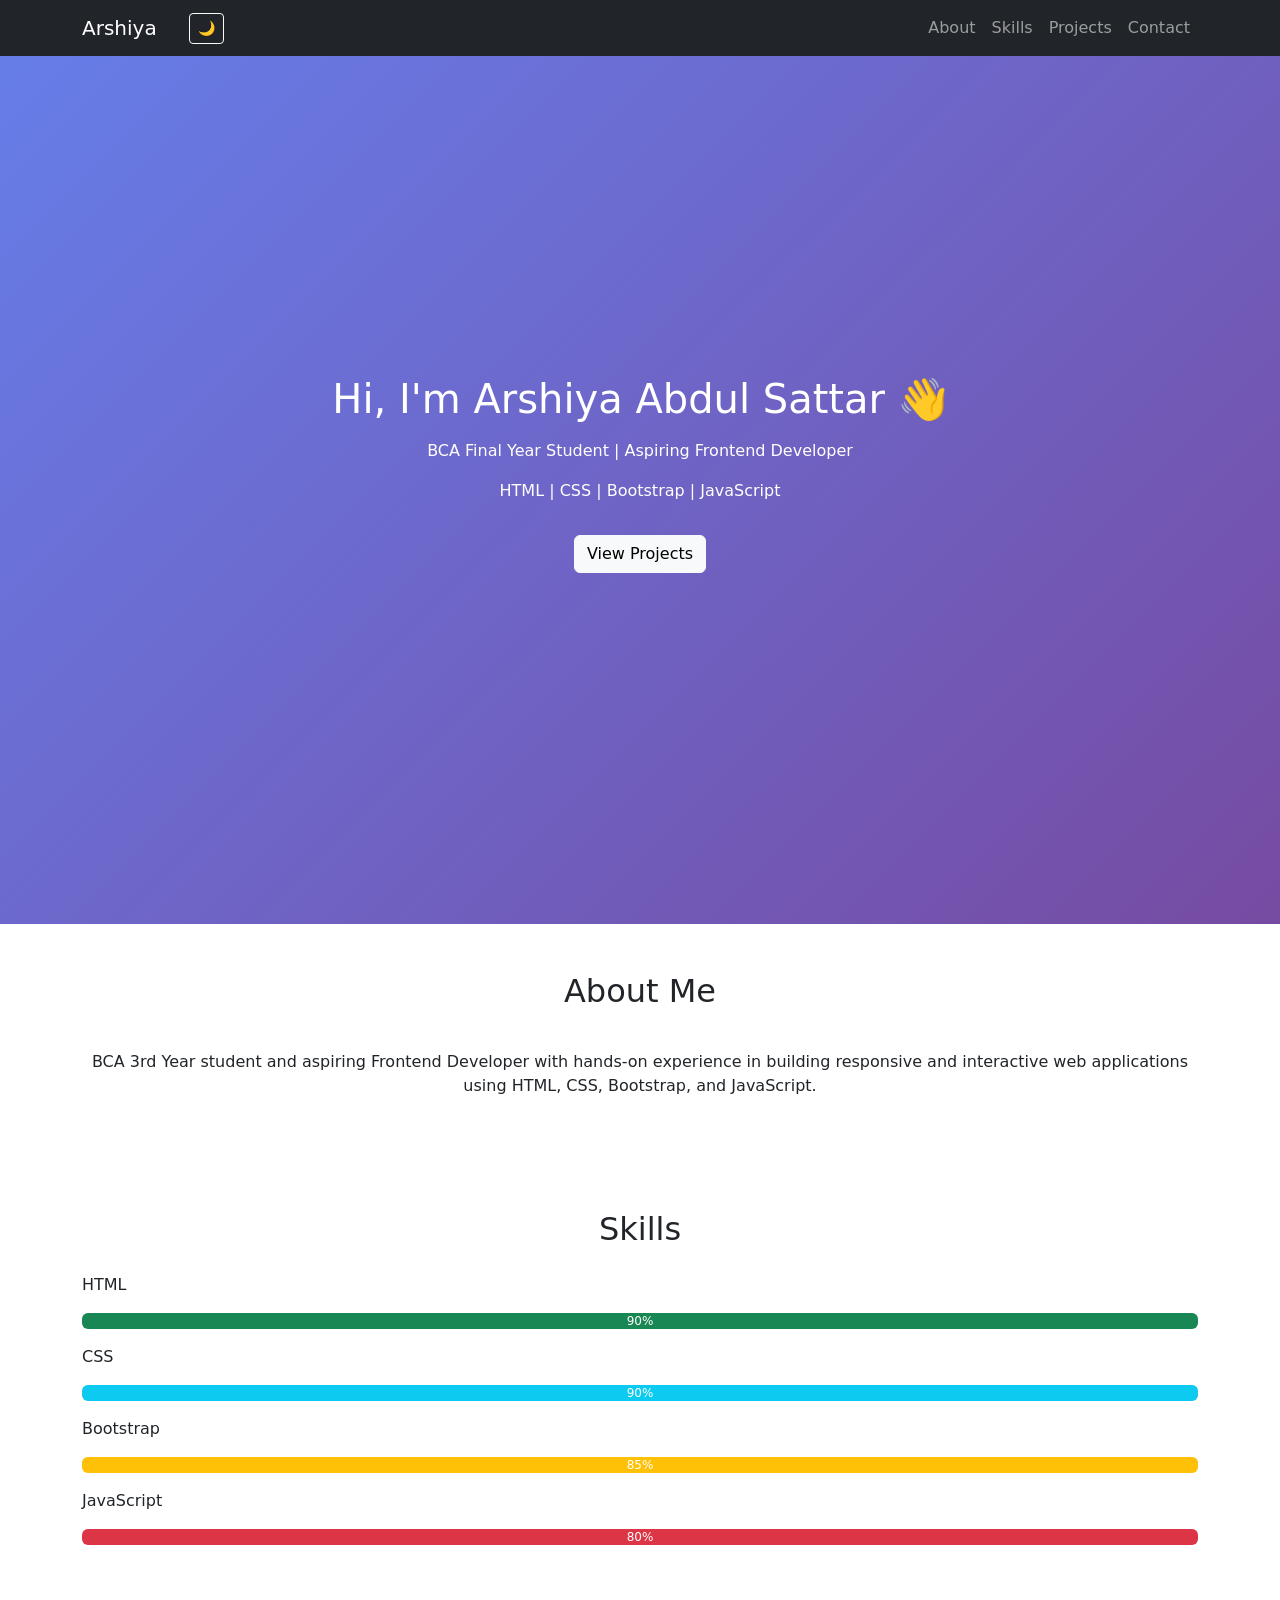
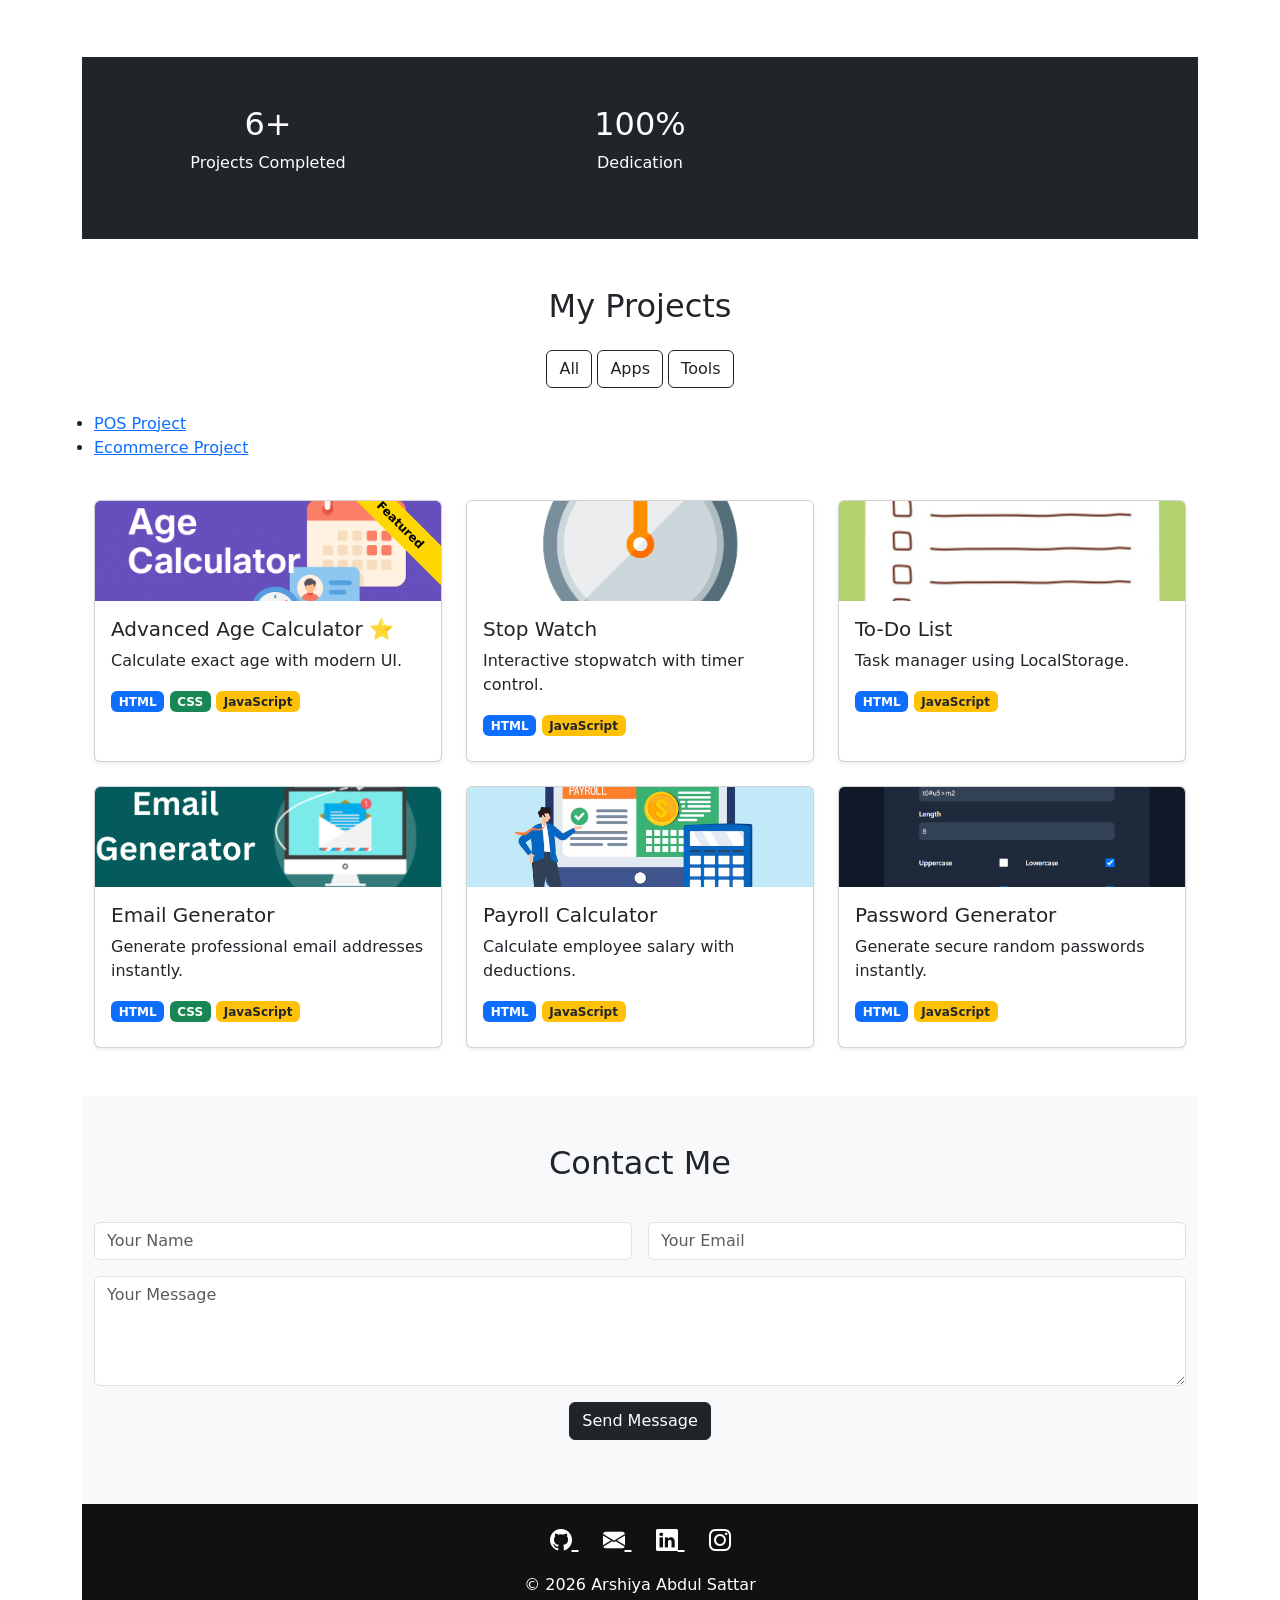
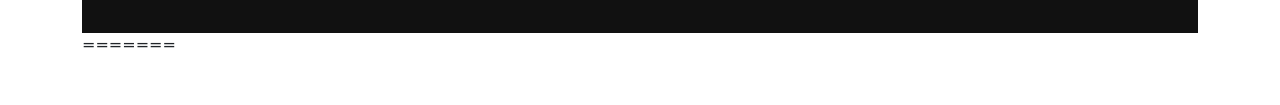
<file: index.html>
<<<<<<< HEAD
<!DOCTYPE html>
<html lang="en">
<head>
<meta charset="UTF-8">
<meta name="viewport" content="width=device-width, initial-scale=1.0">
<title>Arshiya Abdul Sattar |</title>
<link rel="stylesheet" href="./style.css">
<link href="https://cdn.jsdelivr.net/npm/bootstrap@5.3.3/dist/css/bootstrap.min.css" rel="stylesheet">
<link href="https://cdn.jsdelivr.net/npm/bootstrap-icons@1.11.3/font/bootstrap-icons.css" rel="stylesheet">

</head>

<body>

<!-- NAVBAR -->
<nav class="navbar navbar-expand navbar-dark bg-dark fixed-top">
<div class="container">
<a class="navbar-brand" href="#">Arshiya</a>
<button id="themeToggle" class="btn btn-outline-light btn-sm ms-3">🌙</button>
</button>
<div class="collapse navbar-collapse" id="nav">
<ul class="navbar-nav ms-auto">
<li class="nav-item"><a class="nav-link" href="#about">About</a></li>
<li class="nav-item"><a class="nav-link" href="#skills">Skills</a></li>
<li class="nav-item"><a class="nav-link" href="#projects">Projects</a></li>
<li class="nav-item"><a class="nav-link" href="#contact">Contact</a></li>
</ul>
</div>
</div>
</nav>

<!-- HERO -->
<section class="hero">
<div>
<h1>Hi, I'm Arshiya Abdul Sattar 👋</h1>
<p class="mt-3">
BCA Final Year Student | Aspiring Frontend Developer
</p>
<h3 id="typing"></h3>
<p>HTML | CSS | Bootstrap | JavaScript</p>
<a href="#projects" class="btn btn-light mt-3">View Projects</a>
</div>
</section>

<!-- ABOUT -->
<section id="about" class="container py-5">
<h2 class="section-title">About Me</h2>
<p class="text-center">
BCA 3rd Year student and aspiring Frontend Developer with hands-on experience in building responsive and interactive web applications using HTML, CSS, Bootstrap, and JavaScript.
</p>
</section>

<!-- SKILLS -->
<section id="skills" class="container py-5">
<h2 class="text-center mb-4">Skills</h2>

<div class="mb-3">
<p>HTML</p>
<div class="progress">
  <div class="progress-bar bg-success skill-bar"  data-width="90%" style= "width: 100%;">90%</div>
</div>
</div>

<div class="mb-3">
<p>CSS</p>
<div class="progress">
  <div class="progress-bar bg-info skill-bar" data-width="90%" style=" width:100%;">90%</div>
</div>
</div>

<div class="mb-3">
<p>Bootstrap</p>
<div class="progress">
  <div class="progress-bar bg-warning skill-bar" data-width="90%"  style="width: 100%;">85%</div>
</div>
</div>

<div class="mb-3">
<p>JavaScript</p>
<div class="progress">
  <div class="progress-bar bg-danger skill-bar" data-width="90%" style ="width:100%;">80%</div>
</div>
</div>

</section>
<section id="projects" class="container py-5">
   <!-- PROJECT COUNTER SECTION -->
<section class="bg-dark text-white text-center py-5">
<div class="container">
<div class="row">
<div class="col-md-4">
<h2>6+</h2>
<p>Projects Completed</p>
</div>

<div class="col-md-4">
<h2>100%</h2>
<p>Dedication</p>
</div>
</div>
</div>
</section>

<!-- PROJECTS SECTION STARTS HERE -->
<section id="projects" class="container py-5"> 
<h2 class="text-center mb-4">My Projects</h2>

<!-- FILTER BUTTONS -->
<div class="text-center mb-4">
<button class="btn btn-outline-dark filter-btn" data-filter="all">All</button>
<button class="btn btn-outline-dark filter-btn" data-filter="app">Apps</button>
<button class="btn btn-outline-dark filter-btn" data-filter="tool">Tools</button>
</div>

<div class="row g-4" id="projectContainer">
<ul>
    <li><a href="POS/index.html" target="_blank">POS Project</a></li>
    <li><a href="ecommerce/index.html" target="_blank">Ecommerce Project</a></li>
  </ul>
<!-- FEATURED PROJECT -->
<div class="col-lg-4 col-md-6 project-item app">
  <a href="advanced-age.html" target="_blank" class="card-link">
    <div class="card shadow-sm h-100 project-card featured">

      <img src="images/age-calculator-og.jpg"
           class="card-img-top"
           alt="Advanced Age Calculator">

      <div class="card-body">
        <h5 class="card-title">Advanced Age Calculator ⭐</h5>
        <p class="card-text">Calculate exact age with modern UI.</p>

        <div class="mb-2">
          <span class="badge bg-primary">HTML</span>
          <span class="badge bg-success">CSS</span>
          <span class="badge bg-warning text-dark">JavaScript</span>
        </div>
      </div>

    </div>
  </a>
</div>
<!-- STOPWATCH -->
<div class="col-lg-4 col-md-6 project-item tool">
  <a href="stop-watch.html" target="_blank" class="card-link">
    <div class="card shadow-sm h-100 project-card">
      
      <img src="images/stopwatch_PNG5.png" 
           class="card-img-top" 
           alt="Stop Watch">

      <div class="card-body">
        <h5 class="card-title">Stop Watch</h5>
        <p class="card-text">
          Interactive stopwatch with timer control.
        </p>

        <div class="mb-2">
          <span class="badge bg-primary">HTML</span>
          <span class="badge bg-warning text-dark">JavaScript</span>
        </div>

      </div>
    </div>
  </a>
</div>

<!-- TODO APP -->
<div class="col-lg-4 col-md-6 project-item app">
  <a href="to-do-list.html" target="_blank" class="card-link">
    <div class="card shadow-sm h-100 project-card">

      <img src="images/to-do-list-template-decorated-by-jar-with-butterflies-cute-design-of-schedule-daily-planner-or-checklist-hand-drawn-illustration-perfect-for-planning-notes-and-self-organization-vector.jpg"
           class="card-img-top"
           alt="To Do List">

      <div class="card-body">
        <h5 class="card-title">To-Do List</h5>
        <p class="card-text">Task manager using LocalStorage.</p>

        <div class="mb-2">
          <span class="badge bg-primary">HTML</span>
          <span class="badge bg-warning text-dark">JavaScript</span>
        </div>
      </div>

    </div>
  </a>
</div>
<!-- EMAIL GENERATOR -->
<div class="col-lg-4 col-md-6 project-item tool">
  <a href="email-generator.html" target="_blank" class="card-link">
    <div class="card shadow-sm h-100 project-card">

      <img src="images/Email_Generator_851466a7e0.png"
           class="card-img-top"
           alt="Email Generator">

      <div class="card-body">
        <h5 class="card-title">Email Generator</h5>
        <p class="card-text">Generate professional email addresses instantly.</p>

        <div class="mb-2">
          <span class="badge bg-primary">HTML</span>
          <span class="badge bg-success">CSS</span>
          <span class="badge bg-warning text-dark">JavaScript</span>
        </div>
      </div>

    </div>
  </a>
</div>
<!-- PAYROLL CALCULATOR -->
<div class="col-lg-4 col-md-6 project-item tool">
  <a href="payroll-calculator.html" target="_blank" class="card-link">
    <div class="card shadow-sm h-100 project-card">

      <img src="images/flat-illustration-businessman-present-online-payroll-computer-screen-calculator-calculation-salary-automatic-income-payment-accounting-administrative-employee-wages_269730-3762.avif"
           class="card-img-top"
           alt="Payroll Calculator">

      <div class="card-body">
        <h5 class="card-title">Payroll Calculator</h5>
        <p class="card-text">Calculate employee salary with deductions.</p>

        <div class="mb-2">
          <span class="badge bg-primary">HTML</span>
          <span class="badge bg-warning text-dark">JavaScript</span>
        </div>
      </div>

    </div>
  </a>
</div>

<!-- PASSWORD GENERATOR -->
<div class="col-lg-4 col-md-6 project-item tool">
  <a href="password-generator.html" target="_blank" class="card-link">
    <div class="card shadow-sm h-100 project-card">

      <img src="images/202917805-431cf5e0-b6da-4903-9f5c-795bbc8b9598.png"
           class="card-img-top"
           alt="Password Generator">

      <div class="card-body">
        <h5 class="card-title">Password Generator</h5>
        <p class="card-text">Generate secure random passwords instantly.</p>

        <div class="mb-2">
          <span class="badge bg-primary">HTML</span>
          <span class="badge bg-warning text-dark">JavaScript</span>
        </div>
      </div>

    </div>
  </a>
</div>
</section>

<!-- CONTACT -->
<section id="contact" class="bg-light py-5">
<div class="container">
<h2 class="section-title">Contact Me</h2>
<form class="row g-3">
<div class="col-md-6">
<input type="text" class="form-control" placeholder="Your Name">
</div>
<div class="col-md-6">
<input type="email" class="form-control" placeholder="Your Email">
</div>
<div class="col-12">
<textarea class="form-control" rows="4" placeholder="Your Message"></textarea>
</div>
<div class="col-12 text-center">
<button class="btn btn-dark">Send Message</button>
</div>
</form>
</div>
</section>
<div class="modal fade" id="projectModal" tabindex="-1">
  <div class="modal-dialog modal-lg">
    <div class="modal-content">
      <div class="modal-body">
        <img id="modalImage" class="img-fluid">
      </div>
    </div>
  </div>
</div>
<button id="topBtn" style="
position:fixed;
bottom:20px;
right:20px;
display:none;
padding:10px 15px;
border:none;
background:black;
color:white;
border-radius:50%;
">↑</button>


<footer class="text-center">
  <div class="mb-3">
    <a href="https://github.com/arshiyanaaz9970" target="_blank" class="social-icon">
      <i class="bi bi-github"></i>
    </a>

    <a href="mailto:arshiya@gmail.com" class="social-icon">
      <i class="bi bi-envelope-fill"></i>
    </a>

    <a href="https://linkedin.com/in/arshiya" target="_blank" class="social-icon">
      <i class="bi bi-linkedin"></i>
    </a>

    <a href="https://instagram.com/arshiya" target="_blank" class="social-icon">
      <i class="bi bi-instagram"></i>
    </a>
  </div>

  <p>© 2026 Arshiya Abdul Sattar</p>
</footer>
<script src="https://cdn.jsdelivr.net/npm/bootstrap@5.3.3/dist/js/bootstrap.bundle.min.js"></script>
<script src="./script.js"></script>
</body>
=======
</file>
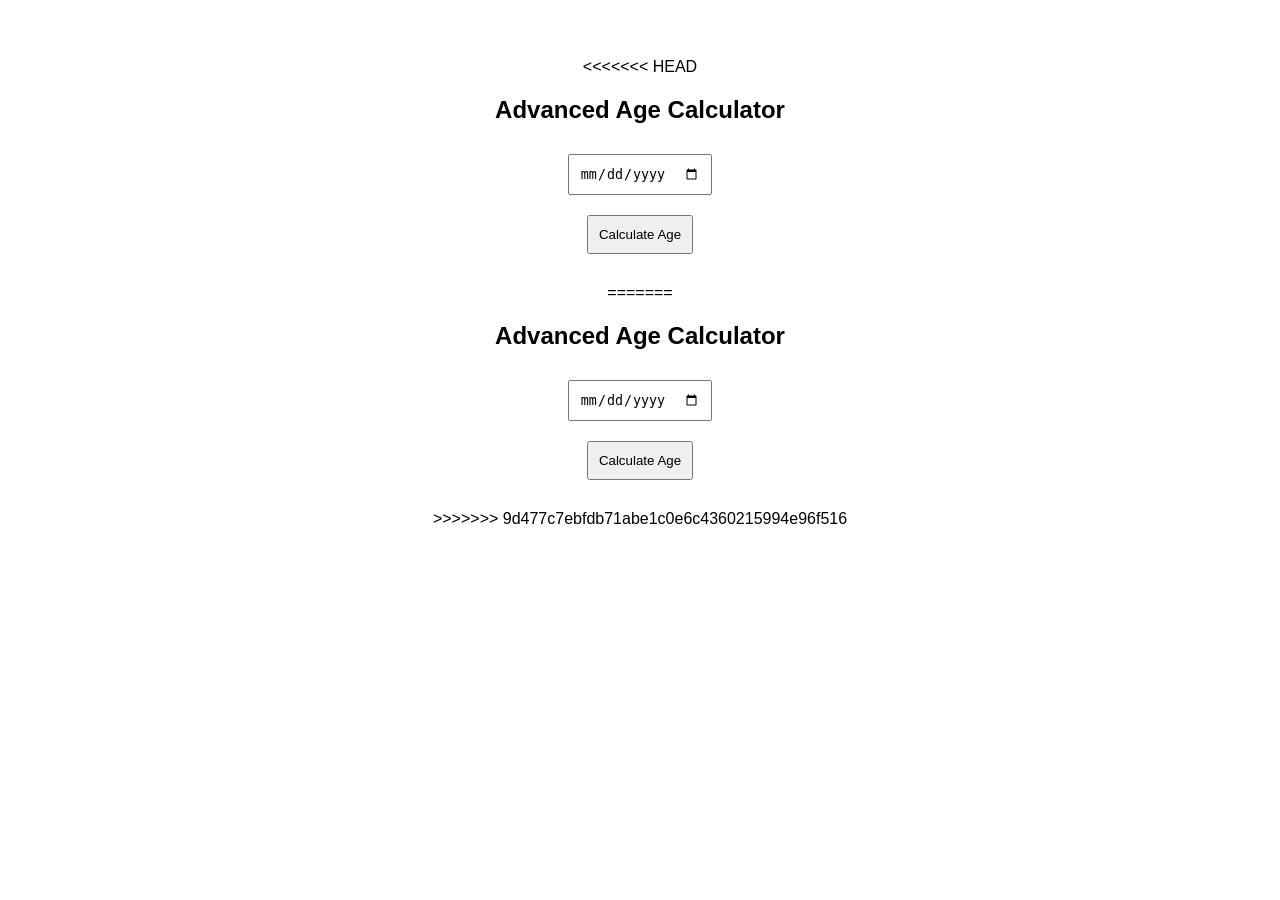
<file: advanced-age.html>
<<<<<<< HEAD
<!DOCTYPE html>
<html>
<head>
<title>Advanced Age Calculator</title>
<style>
body { font-family: Arial; text-align:center; padding:50px; }
input, button { padding:10px; margin:10px; }
.result { font-size:20px; margin-top:20px; }
</style>
</head>
<body>

<h2>Advanced Age Calculator</h2>

<input type="date" id="dob">
<br>
<button onclick="calculateAge()">Calculate Age</button>

<div class="result" id="result"></div>

<script>
function calculateAge() {
    const dob = new Date(document.getElementById("dob").value);
    const today = new Date();

    if (!document.getElementById("dob").value) {
        alert("Please select date");
        return;
    }

    let years = today.getFullYear() - dob.getFullYear();
    let months = today.getMonth() - dob.getMonth();
    let days = today.getDate() - dob.getDate();

    if (days < 0) {
        months--;
        days += 30;
    }

    if (months < 0) {
        years--;
        months += 12;
    }

    document.getElementById("result").innerHTML =
        `You are ${years} Years, ${months} Months, ${days} Days old`;
}
</script>

</body>
=======
<!DOCTYPE html>
<html>
<head>
<title>Advanced Age Calculator</title>
<style>
body { font-family: Arial; text-align:center; padding:50px; }
input, button { padding:10px; margin:10px; }
.result { font-size:20px; margin-top:20px; }
</style>
</head>
<body>

<h2>Advanced Age Calculator</h2>

<input type="date" id="dob">
<br>
<button onclick="calculateAge()">Calculate Age</button>

<div class="result" id="result"></div>

<script>
function calculateAge() {
    const dob = new Date(document.getElementById("dob").value);
    const today = new Date();

    if (!document.getElementById("dob").value) {
        alert("Please select date");
        return;
    }

    let years = today.getFullYear() - dob.getFullYear();
    let months = today.getMonth() - dob.getMonth();
    let days = today.getDate() - dob.getDate();

    if (days < 0) {
        months--;
        days += 30;
    }

    if (months < 0) {
        years--;
        months += 12;
    }

    document.getElementById("result").innerHTML =
        `You are ${years} Years, ${months} Months, ${days} Days old`;
}
</script>

</body>
>>>>>>> 9d477c7ebfdb71abe1c0e6c4360215994e96f516
</html>
</file>
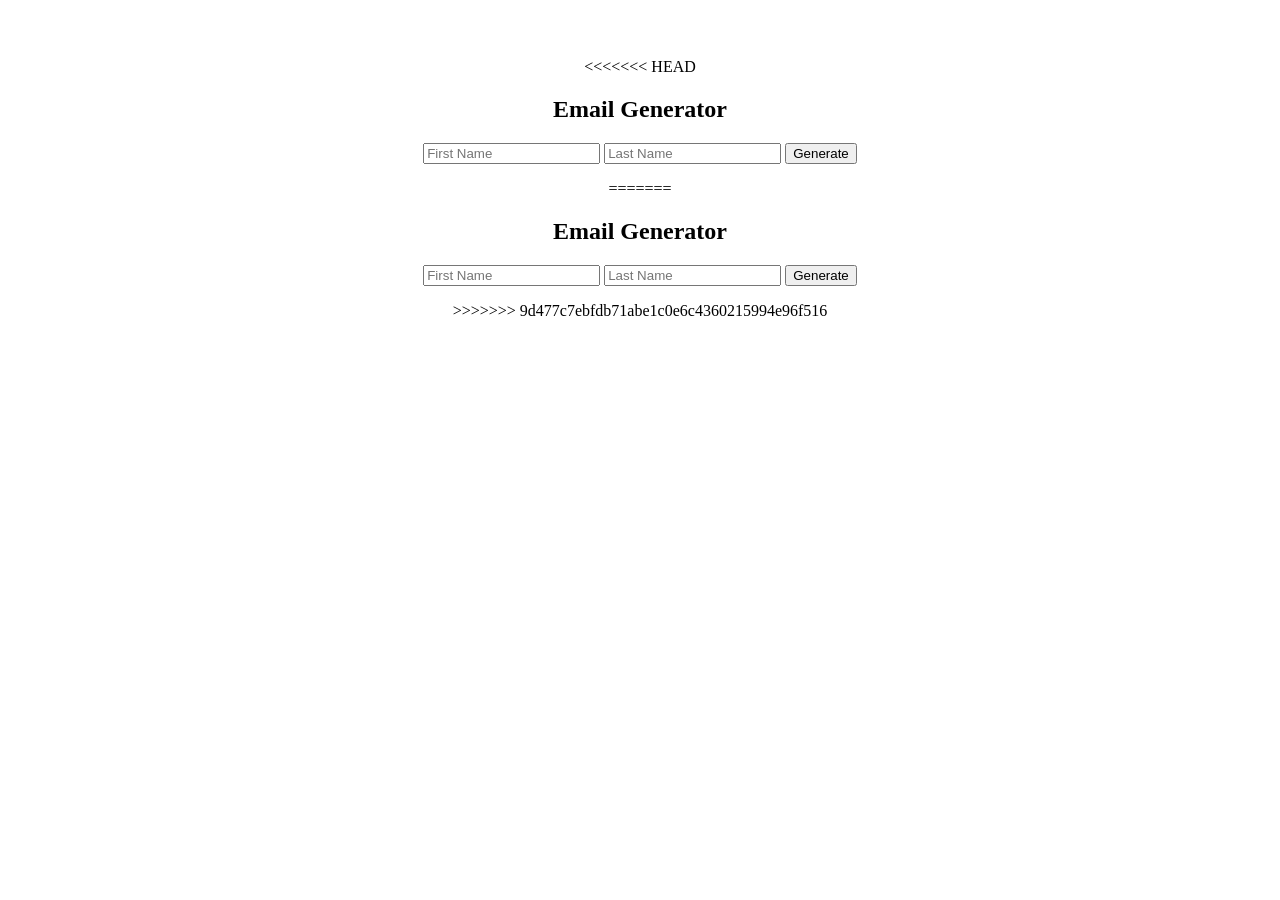
<file: email-generator.html>
<<<<<<< HEAD
<!DOCTYPE html>
<html>
<body style="text-align:center; padding:50px;">

<h2>Email Generator</h2>

<input type="text" id="first" placeholder="First Name">
<input type="text" id="last" placeholder="Last Name">
<button onclick="generate()">Generate</button>

<p id="result"></p>

<script>
function generate() {
    const first = document.getElementById("first").value.toLowerCase();
    const last = document.getElementById("last").value.toLowerCase();
    const random = Math.floor(Math.random() * 1000);

    document.getElementById("result").innerText =
        `${first}.${last}${random}@gmail.com`;
}
</script>

</body>
=======
<!DOCTYPE html>
<html>
<body style="text-align:center; padding:50px;">

<h2>Email Generator</h2>

<input type="text" id="first" placeholder="First Name">
<input type="text" id="last" placeholder="Last Name">
<button onclick="generate()">Generate</button>

<p id="result"></p>

<script>
function generate() {
    const first = document.getElementById("first").value.toLowerCase();
    const last = document.getElementById("last").value.toLowerCase();
    const random = Math.floor(Math.random() * 1000);

    document.getElementById("result").innerText =
        `${first}.${last}${random}@gmail.com`;
}
</script>

</body>
>>>>>>> 9d477c7ebfdb71abe1c0e6c4360215994e96f516
</html>
</file>
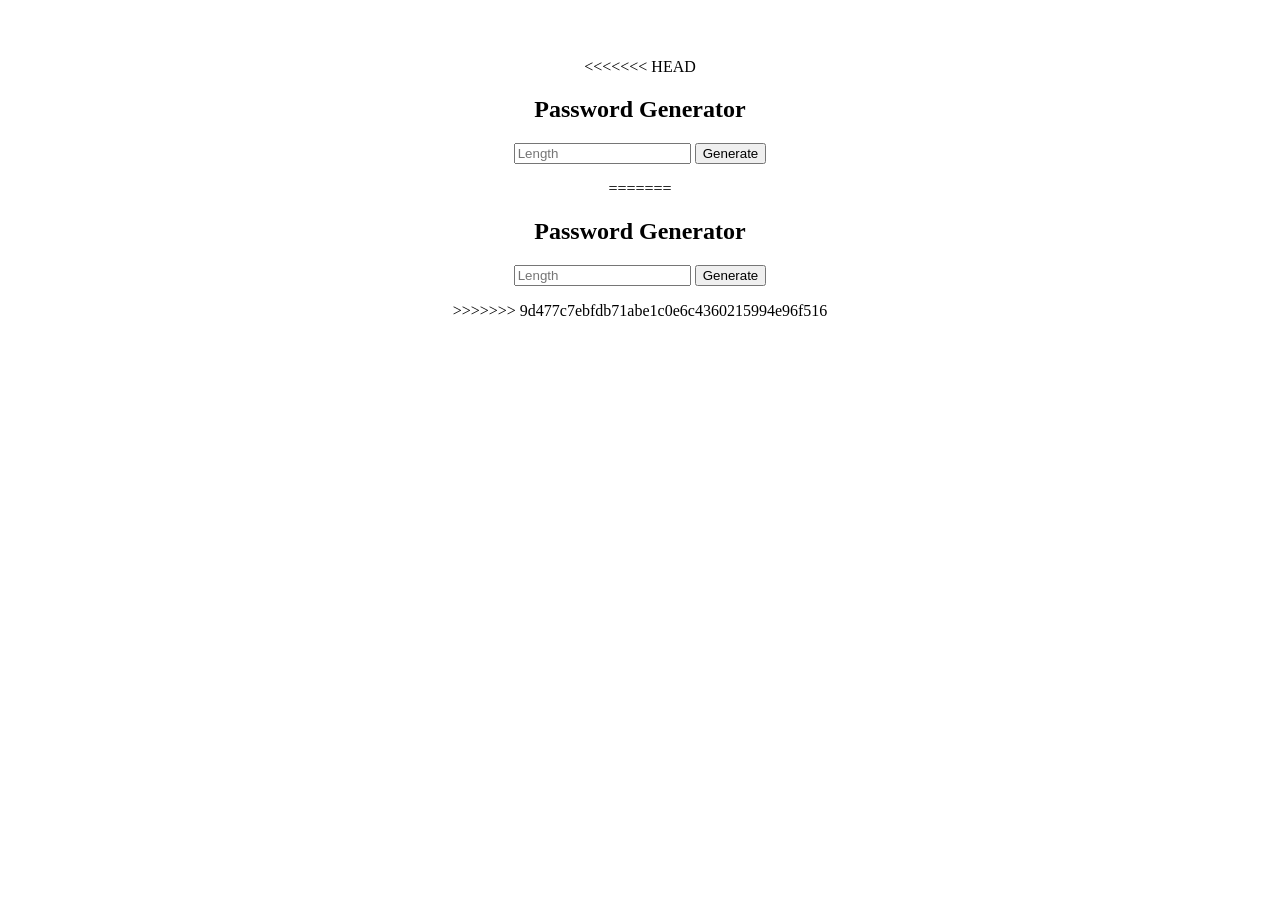
<file: password-generator.html>
<<<<<<< HEAD
<!DOCTYPE html>
<html>
<body style="text-align:center; padding:50px;">

<h2>Password Generator</h2>

<input type="number" id="length" placeholder="Length">
<button onclick="generate()">Generate</button>

<p id="result"></p>

<script>
function generate() {
    const chars = "ABCDEFGHIJKLMNOPQRSTUVWXYZabcdefghijklmnopqrstuvwxyz0123456789@#$%";
    let length = document.getElementById("length").value;
    let password = "";

    for (let i = 0; i < length; i++) {
        password += chars[Math.floor(Math.random() * chars.length)];
    }

    document.getElementById("result").innerText = password;
}
</script>

</body>
=======
<!DOCTYPE html>
<html>
<body style="text-align:center; padding:50px;">

<h2>Password Generator</h2>

<input type="number" id="length" placeholder="Length">
<button onclick="generate()">Generate</button>

<p id="result"></p>

<script>
function generate() {
    const chars = "ABCDEFGHIJKLMNOPQRSTUVWXYZabcdefghijklmnopqrstuvwxyz0123456789@#$%";
    let length = document.getElementById("length").value;
    let password = "";

    for (let i = 0; i < length; i++) {
        password += chars[Math.floor(Math.random() * chars.length)];
    }

    document.getElementById("result").innerText = password;
}
</script>

</body>
>>>>>>> 9d477c7ebfdb71abe1c0e6c4360215994e96f516
</html>
</file>
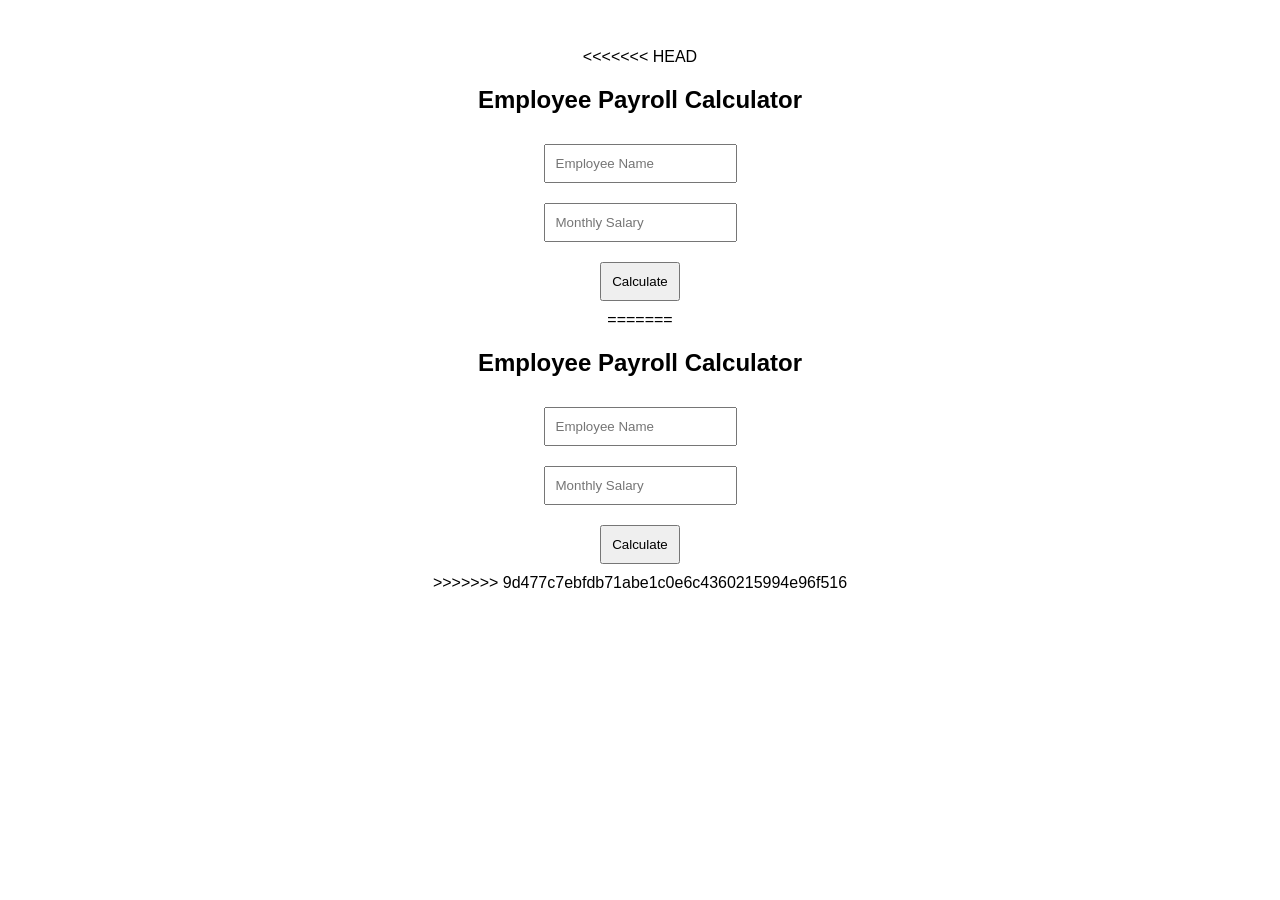
<file: payroll-calculator.html>
<<<<<<< HEAD
<!DOCTYPE html>
<html>
<head>
<title>Payroll Calculator</title>
<style>
body { font-family: Arial; text-align:center; padding:40px; }
input, button { padding:10px; margin:10px; }
</style>
</head>
<body>

<h2>Employee Payroll Calculator</h2>

<input type="text" id="name" placeholder="Employee Name"><br>
<input type="number" id="salary" placeholder="Monthly Salary"><br>
<button onclick="calculate()">Calculate</button>

<div id="result"></div>

<script>
function calculate() {
    const name = document.getElementById("name").value;
    const salary = document.getElementById("salary").value;

    if (!name || !salary) {
        alert("Fill all fields");
        return;
    }

    const yearly = salary * 12;
    const tax = yearly * 0.10;
    const net = yearly - tax;

    document.getElementById("result").innerHTML = `
        <h3>Payroll Details</h3>
        Name: ${name}<br>
        Yearly Salary: ₹${yearly}<br>
        Tax (10%): ₹${tax}<br>
        Net Salary: ₹${net}
    `;
}
</script>

</body>
=======
<!DOCTYPE html>
<html>
<head>
<title>Payroll Calculator</title>
<style>
body { font-family: Arial; text-align:center; padding:40px; }
input, button { padding:10px; margin:10px; }
</style>
</head>
<body>

<h2>Employee Payroll Calculator</h2>

<input type="text" id="name" placeholder="Employee Name"><br>
<input type="number" id="salary" placeholder="Monthly Salary"><br>
<button onclick="calculate()">Calculate</button>

<div id="result"></div>

<script>
function calculate() {
    const name = document.getElementById("name").value;
    const salary = document.getElementById("salary").value;

    if (!name || !salary) {
        alert("Fill all fields");
        return;
    }

    const yearly = salary * 12;
    const tax = yearly * 0.10;
    const net = yearly - tax;

    document.getElementById("result").innerHTML = `
        <h3>Payroll Details</h3>
        Name: ${name}<br>
        Yearly Salary: ₹${yearly}<br>
        Tax (10%): ₹${tax}<br>
        Net Salary: ₹${net}
    `;
}
</script>

</body>
>>>>>>> 9d477c7ebfdb71abe1c0e6c4360215994e96f516
</html>
</file>
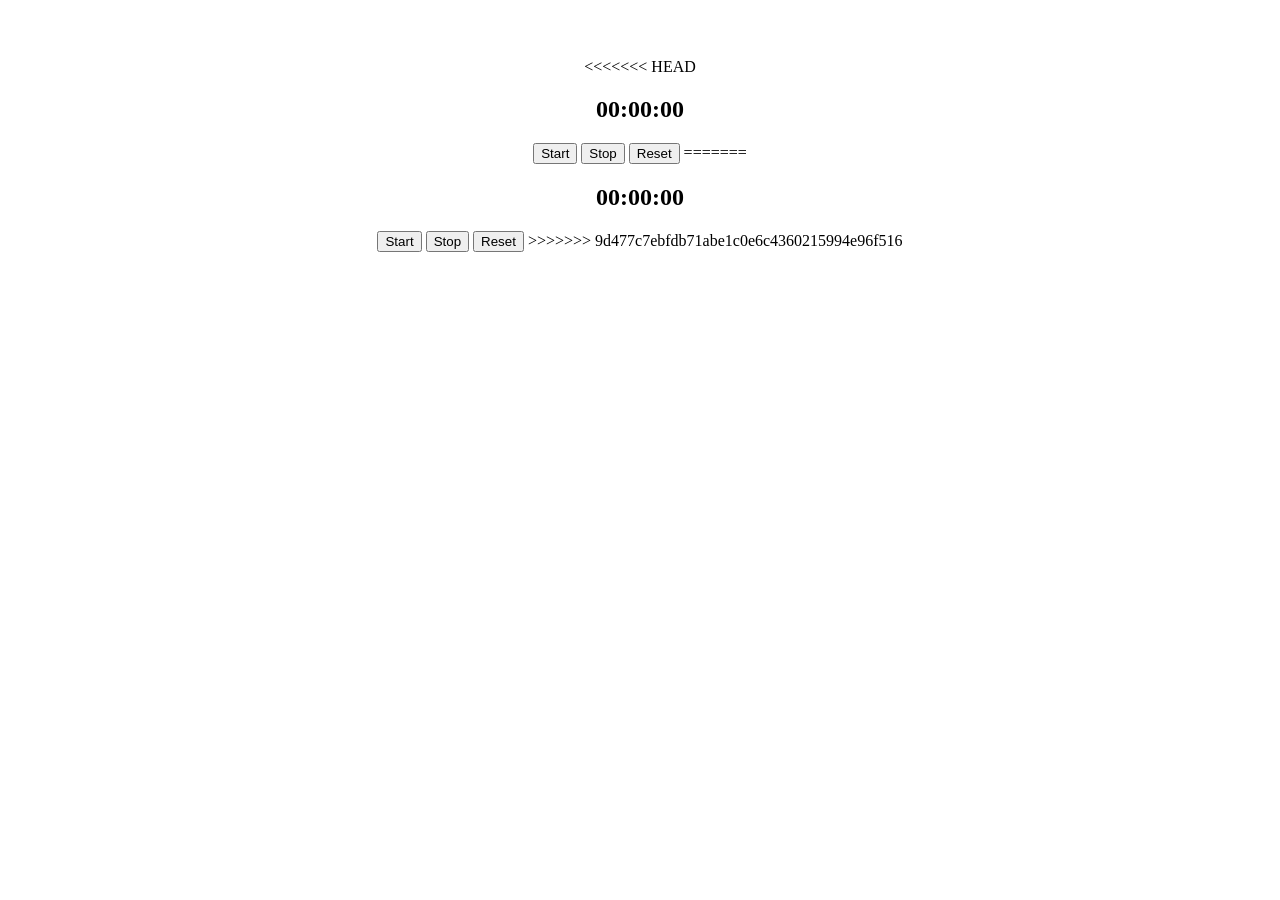
<file: stop-watch.html>
<<<<<<< HEAD
<!DOCTYPE html>
<html>
<head>
<title>Stop Watch</title>
</head>
<body style="text-align:center; padding:50px;">

<h2 id="time">00:00:00</h2>

<button onclick="start()">Start</button>
<button onclick="stop()">Stop</button>
<button onclick="reset()">Reset</button>

<script>
let seconds = 0;
let timer;

function start() {
    if (!timer) {
        timer = setInterval(() => {
            seconds++;
            let hrs = Math.floor(seconds / 3600);
            let mins = Math.floor((seconds % 3600) / 60);
            let secs = seconds % 60;
            document.getElementById("time").innerText =
                `${String(hrs).padStart(2,'0')}:${String(mins).padStart(2,'0')}:${String(secs).padStart(2,'0')}`;
        }, 1000);
    }
}

function stop() {
    clearInterval(timer);
    timer = null;
}

function reset() {
    stop();
    seconds = 0;
    document.getElementById("time").innerText = "00:00:00";
}
</script>

</body>
=======
<!DOCTYPE html>
<html>
<head>
<title>Stop Watch</title>
</head>
<body style="text-align:center; padding:50px;">

<h2 id="time">00:00:00</h2>

<button onclick="start()">Start</button>
<button onclick="stop()">Stop</button>
<button onclick="reset()">Reset</button>

<script>
let seconds = 0;
let timer;

function start() {
    if (!timer) {
        timer = setInterval(() => {
            seconds++;
            let hrs = Math.floor(seconds / 3600);
            let mins = Math.floor((seconds % 3600) / 60);
            let secs = seconds % 60;
            document.getElementById("time").innerText =
                `${String(hrs).padStart(2,'0')}:${String(mins).padStart(2,'0')}:${String(secs).padStart(2,'0')}`;
        }, 1000);
    }
}

function stop() {
    clearInterval(timer);
    timer = null;
}

function reset() {
    stop();
    seconds = 0;
    document.getElementById("time").innerText = "00:00:00";
}
</script>

</body>
>>>>>>> 9d477c7ebfdb71abe1c0e6c4360215994e96f516
</html>
</file>
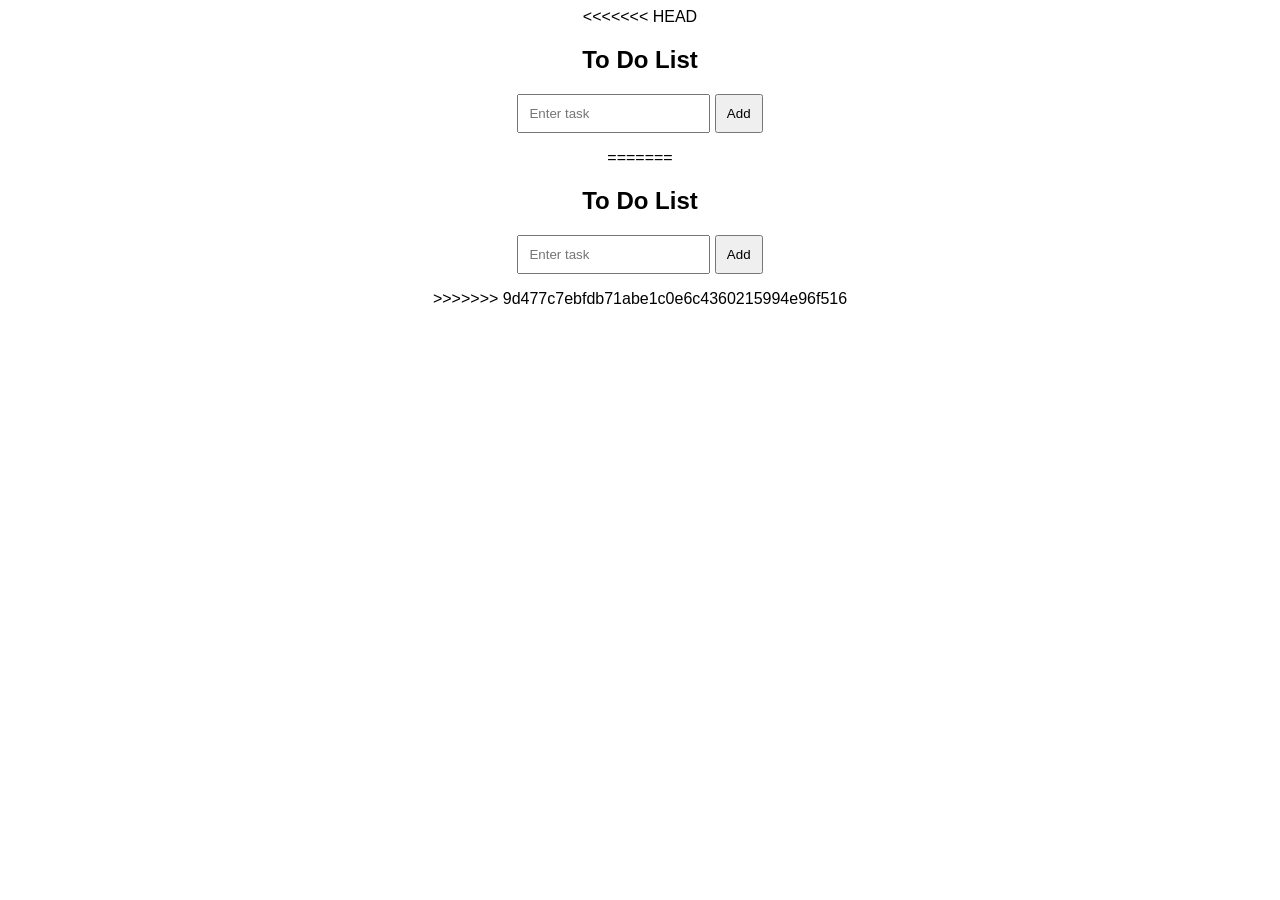
<file: to-do-list.html>
<<<<<<< HEAD
<!DOCTYPE html>
<html>
<head>
<title>To Do List</title>
<style>
body { font-family: Arial; text-align:center; }
input { padding:10px; }
button { padding:10px; }
li { margin:10px; }
</style>
</head>
<body>

<h2>To Do List</h2>

<input type="text" id="taskInput" placeholder="Enter task">
<button onclick="addTask()">Add</button>

<ul id="taskList"></ul>

<script>
let tasks = JSON.parse(localStorage.getItem("tasks")) || [];

function showTasks() {
    const list = document.getElementById("taskList");
    list.innerHTML = "";
    tasks.forEach((task, index) => {
        list.innerHTML += 
        `<li>
            ${task}
            <button onclick="deleteTask(${index})">X</button>
        </li>`;
    });
}

function addTask() {
    const input = document.getElementById("taskInput");
    if (input.value.trim() === "") return;
    tasks.push(input.value);
    localStorage.setItem("tasks", JSON.stringify(tasks));
    input.value = "";
    showTasks();
}

function deleteTask(index) {
    tasks.splice(index, 1);
    localStorage.setItem("tasks", JSON.stringify(tasks));
    showTasks();
}

showTasks();
</script>

</body>
=======
<!DOCTYPE html>
<html>
<head>
<title>To Do List</title>
<style>
body { font-family: Arial; text-align:center; }
input { padding:10px; }
button { padding:10px; }
li { margin:10px; }
</style>
</head>
<body>

<h2>To Do List</h2>

<input type="text" id="taskInput" placeholder="Enter task">
<button onclick="addTask()">Add</button>

<ul id="taskList"></ul>

<script>
let tasks = JSON.parse(localStorage.getItem("tasks")) || [];

function showTasks() {
    const list = document.getElementById("taskList");
    list.innerHTML = "";
    tasks.forEach((task, index) => {
        list.innerHTML += 
        `<li>
            ${task}
            <button onclick="deleteTask(${index})">X</button>
        </li>`;
    });
}

function addTask() {
    const input = document.getElementById("taskInput");
    if (input.value.trim() === "") return;
    tasks.push(input.value);
    localStorage.setItem("tasks", JSON.stringify(tasks));
    input.value = "";
    showTasks();
}

function deleteTask(index) {
    tasks.splice(index, 1);
    localStorage.setItem("tasks", JSON.stringify(tasks));
    showTasks();
}

showTasks();
</script>

</body>
>>>>>>> 9d477c7ebfdb71abe1c0e6c4360215994e96f516
</html>
</file>
<file: style.css>
<<<<<<< HEAD

body{
    scroll-behavior: smooth;
}
.hero{
    height:100vh;
    display:flex;
    align-items:center;
    justify-content:center;
    text-align:center;
    background:linear-gradient(135deg,#667eea,#764ba2);
    color:white;
}
.fade-in {
  opacity: 0;
  transform: translateY(30px);
  transition: all 0.6s ease;
}

.fade-in.show {
  opacity: 1;
  transform: translateY(0);
}
.section-title{
    text-align:center;
    margin-bottom:40px;
}
.featured {
    border: 3px solid gold;
}

.dark-mode .card:hover {
    box-shadow: 0 15px 30px rgb(255,255,255,0.1);
}

.dark-mode .card {
    background-color: #1e1e1e;
    border :1px  solid#333;
}

.dark-mode .navbar {
    background-color: #000 !important;
}

.dark-mode .btn-outline-dark {
    border-color: white;
    color: white;
}

.card-link {
    text-decoration: none;
    color: inherit;
    display: block;
}

.card {
    position :relative;
    transition: transform 0.3s ease, box-shadow 0.3s ease;
    border-radius: 15px;
    cursor: pointer;
    overflow: hidden;
    z-index: 1;
}
.card-img-top {
    height: 100px;        /* control image height */
    object-fit: cover;
    transition: transform 0.4s ease;    /* crop image nicely */
}

.card:hover::before{
    opacity: 1;
}

.card:hover  .card-img-top {
    transform: scale(1.08);
}

.card:hover {
    transform: translateY(-10px);
    box-shadow: 0 15px 30px rgba(0,0,0,0.2),
                0 0 15px rgba(102,126,234,0.5);
}

.featured::after {
    content: "Featured";
    position: absolute;
    top: 10px;
    right: -30px;
    background: gold;
    color: black;
    padding: 5px 40px;
    transform: rotate(45deg);
    font-size: 12px;
    font-weight: bold;
}


footer{
    background:#111;
    color:white;
    padding:20px;
    text-align:center;
}
.social-icon {
    font-size: 22px;
    margin: 0 12px;
    color: white;
    transition: 0.3s ease;
}

.social-icon:hover {
    color: #667eea;
    transform: translateY(-5px);
=======

body{
    scroll-behavior: smooth;
}
.hero{
    height:100vh;
    display:flex;
    align-items:center;
    justify-content:center;
    text-align:center;
    background:linear-gradient(135deg,#667eea,#764ba2);
    color:white;
}
.fade-in {
  opacity: 0;
  transform: translateY(30px);
  transition: all 0.6s ease;
}

.fade-in.show {
  opacity: 1;
  transform: translateY(0);
}
.section-title{
    text-align:center;
    margin-bottom:40px;
}
.featured {
    border: 3px solid gold;
}

.dark-mode .card:hover {
    box-shadow: 0 15px 30px rgb(255,255,255,0.1);
}

.dark-mode .card {
    background-color: #1e1e1e;
    border :1px  solid#333;
}

.dark-mode .navbar {
    background-color: #000 !important;
}

.dark-mode .btn-outline-dark {
    border-color: white;
    color: white;
}

.card-link {
    text-decoration: none;
    color: inherit;
    display: block;
}

.card {
    position :relative;
    transition: transform 0.3s ease, box-shadow 0.3s ease;
    border-radius: 15px;
    cursor: pointer;
    overflow: hidden;
    z-index: 1;
}
.card-img-top {
    height: 100px;        /* control image height */
    object-fit: cover;
    transition: transform 0.4s ease;    /* crop image nicely */
}

.card:hover::before{
    opacity: 1;
}

.card:hover  .card-img-top {
    transform: scale(1.08);
}

.card:hover {
    transform: translateY(-10px);
    box-shadow: 0 15px 30px rgba(0,0,0,0.2),
                0 0 15px rgba(102,126,234,0.5);
}

.featured::after {
    content: "Featured";
    position: absolute;
    top: 10px;
    right: -30px;
    background: gold;
    color: black;
    padding: 5px 40px;
    transform: rotate(45deg);
    font-size: 12px;
    font-weight: bold;
}


footer{
    background:#111;
    color:white;
    padding:20px;
    text-align:center;
}
.social-icon {
    font-size: 22px;
    margin: 0 12px;
    color: white;
    transition: 0.3s ease;
}

.social-icon:hover {
    color: #667eea;
    transform: translateY(-5px);
>>>>>>> 9d477c7ebfdb71abe1c0e6c4360215994e96f516
}
</file>
